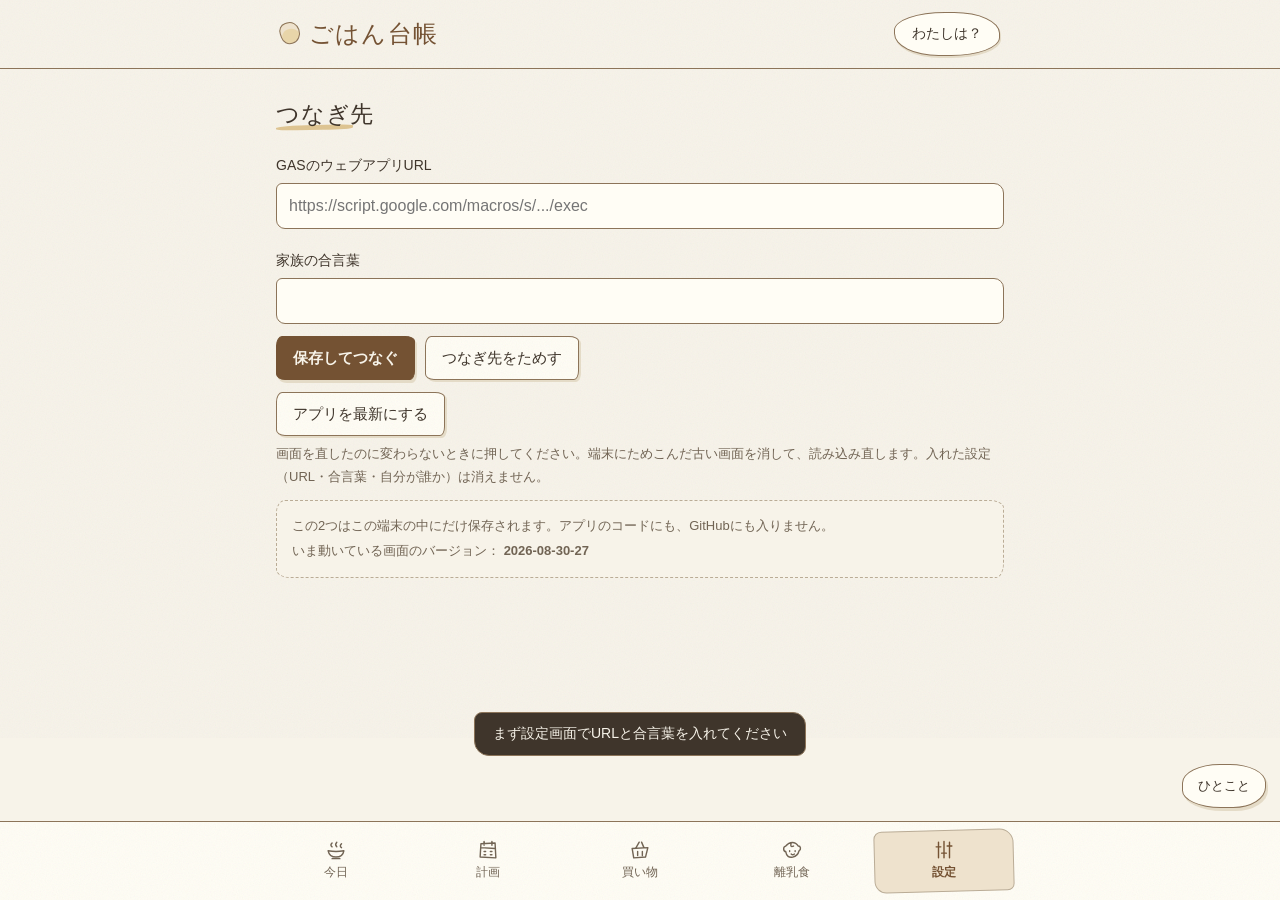
<file: index.html>
<!doctype html>
<html lang="ja">
<head>
<meta charset="utf-8">
<meta name="viewport" content="width=device-width, initial-scale=1, viewport-fit=cover">
<meta name="theme-color" content="#f7f3e9">
<title>ごはん台帳</title>
<link rel="manifest" href="manifest.json">
<link rel="apple-touch-icon" href="icons/icon-180.png">
<meta name="apple-mobile-web-app-capable" content="yes">
<meta name="apple-mobile-web-app-status-bar-style" content="default">
<link rel="stylesheet" href="styles.css">
<link rel="stylesheet" href="theme-doodle.css">
</head>
<body>

<header id="topbar">
  <div id="topbar-title">ごはん台帳</div>
  <button id="whoami" class="whoami" type="button">わたし</button>
</header>

<main id="view" aria-live="polite">
  <div class="loading">読み込み中…</div>
</main>

<button id="voice-btn" class="voice-btn" type="button" title="ひとこと">ひとこと</button>

<nav id="tabbar">
  <button data-tab="today"    class="tab active" type="button"><span>今日</span></button>
  <button data-tab="plan"     class="tab" type="button"><span>計画</span></button>
  <button data-tab="shopping" class="tab" type="button"><span>買い物</span></button>
  <button data-tab="baby"     class="tab" type="button"><span>離乳食</span></button>
  <button data-tab="settings" class="tab" type="button"><span>設定</span></button>
</nav>

<div id="sheet" class="sheet" hidden>
  <div class="sheet-backdrop" data-close></div>
  <div class="sheet-body" role="dialog" aria-modal="true">
    <div class="sheet-head">
      <h2 id="sheet-title"></h2>
      <button class="sheet-close" type="button" data-close aria-label="閉じる">×</button>
    </div>
    <div id="sheet-content"></div>
  </div>
</div>

<div id="toast" class="toast" hidden></div>

<script src="app.js"></script>
<script src="squirrel-ui.js"></script>
</body>
</html>
</file>
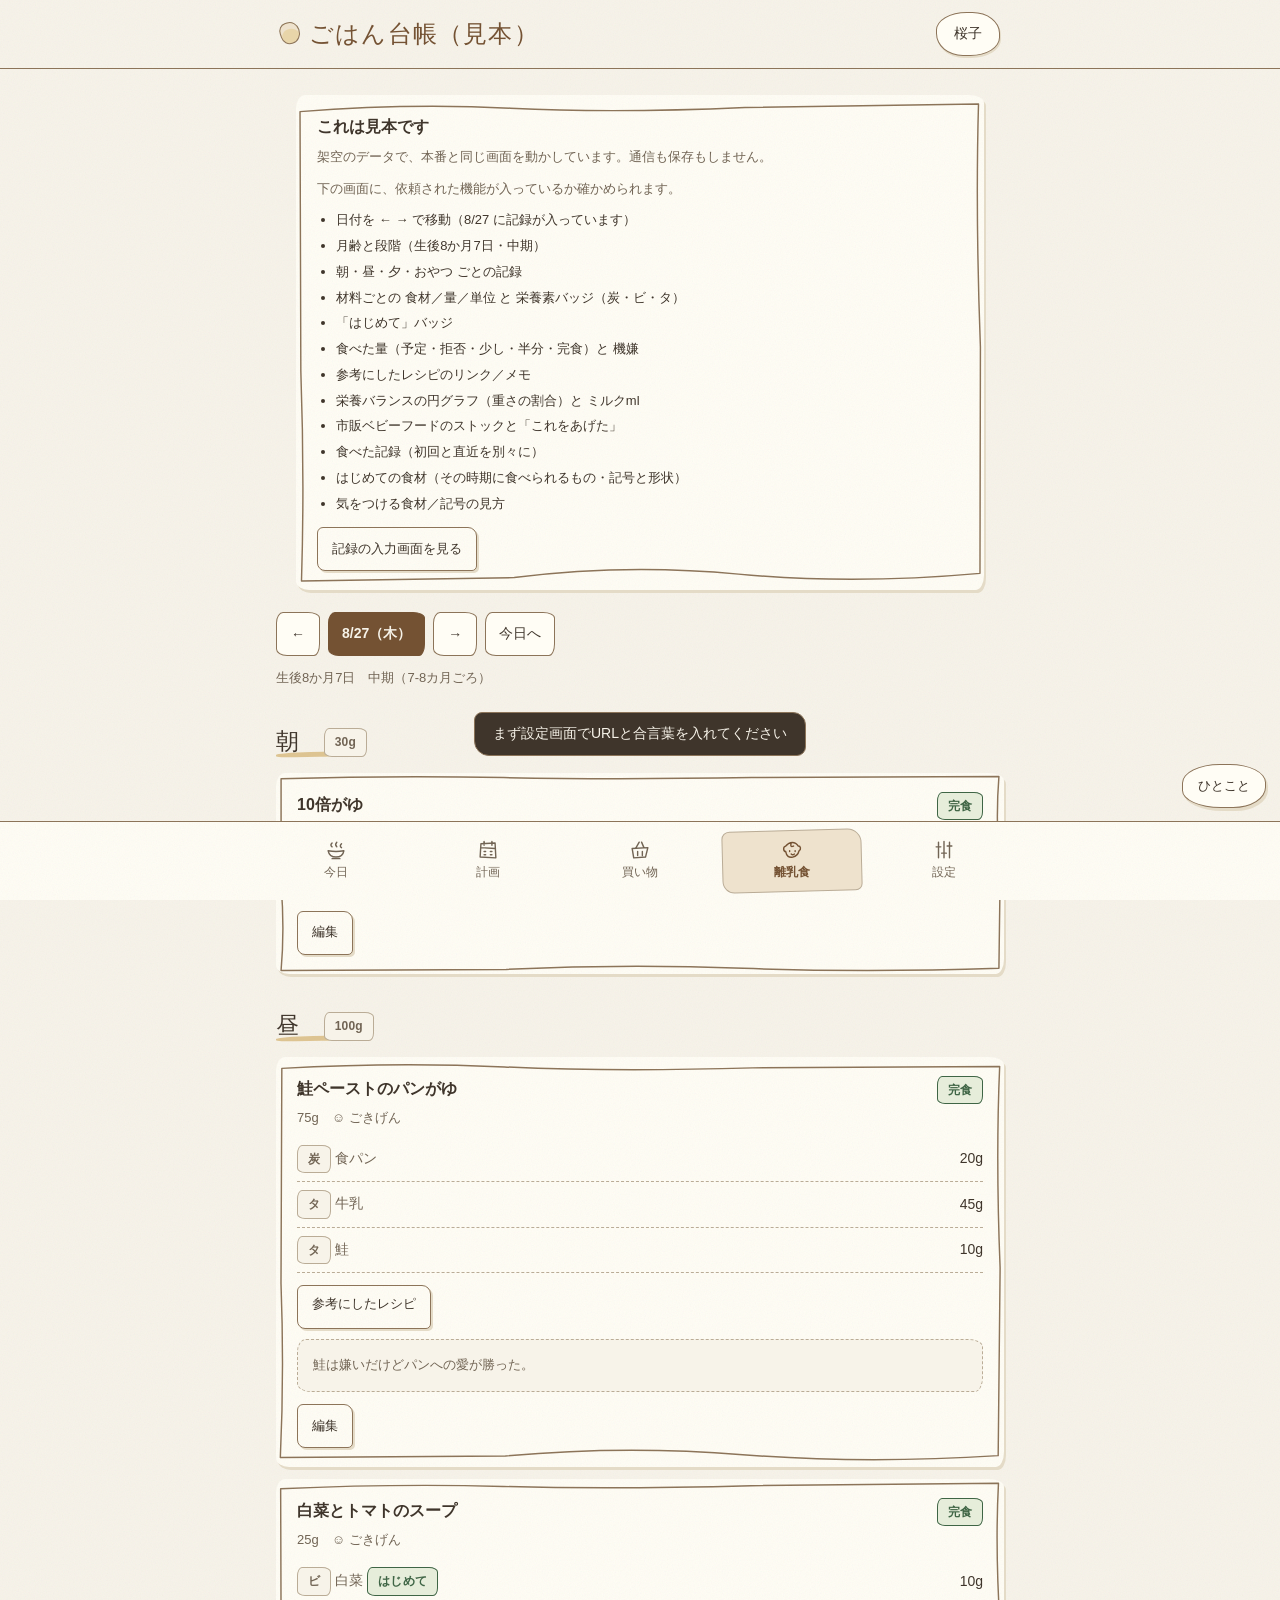
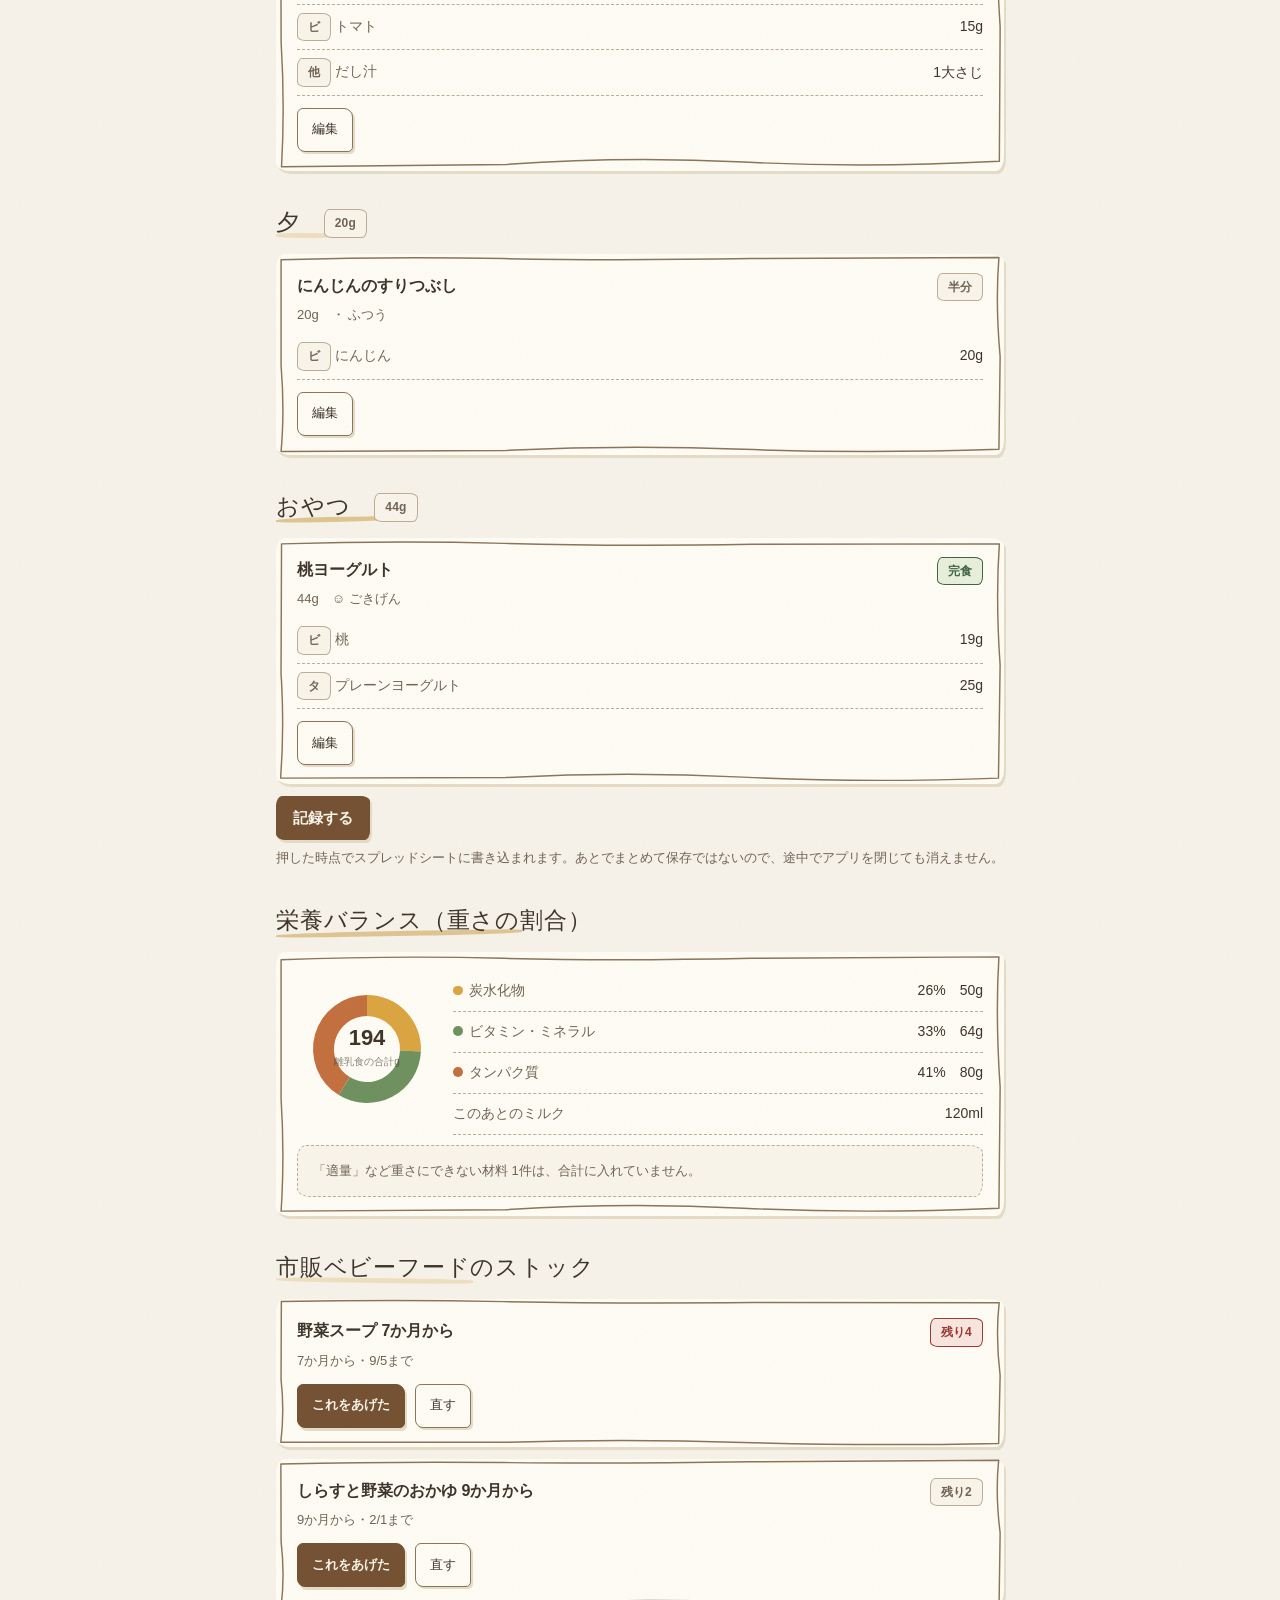
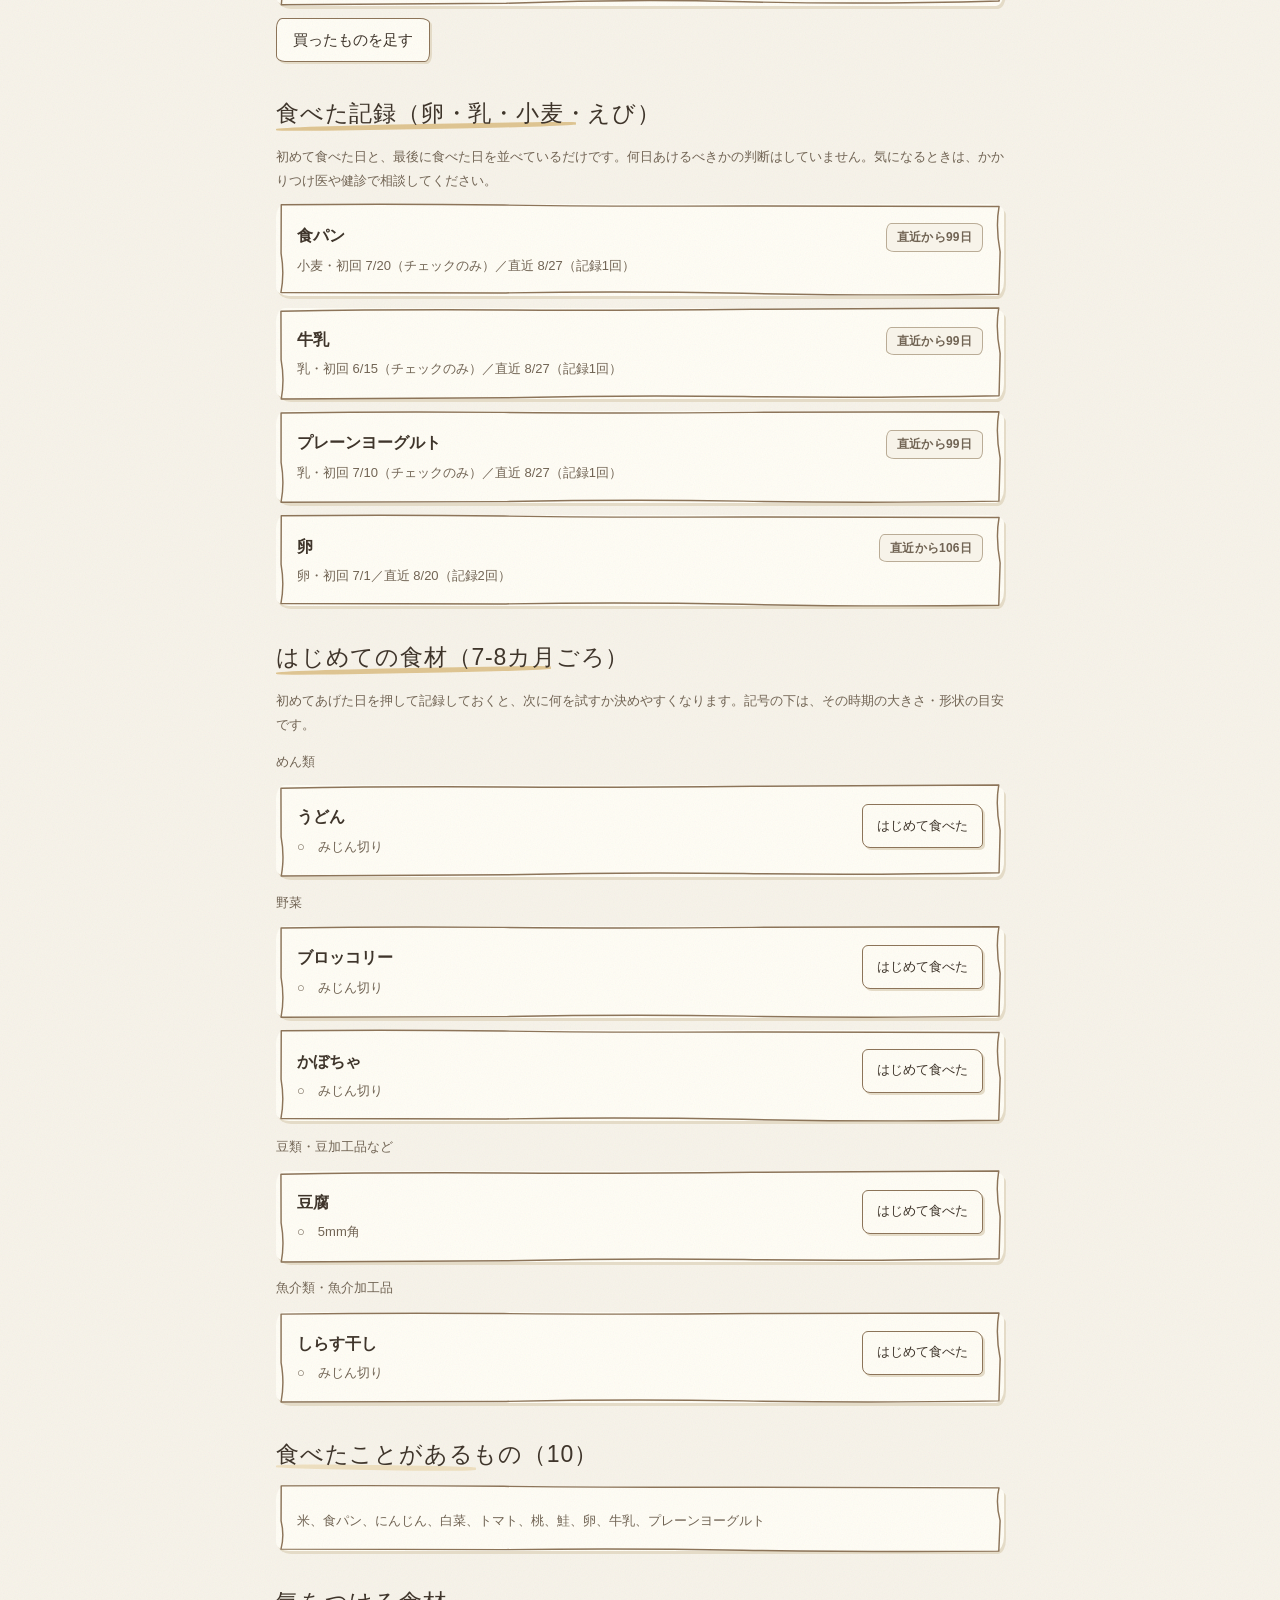
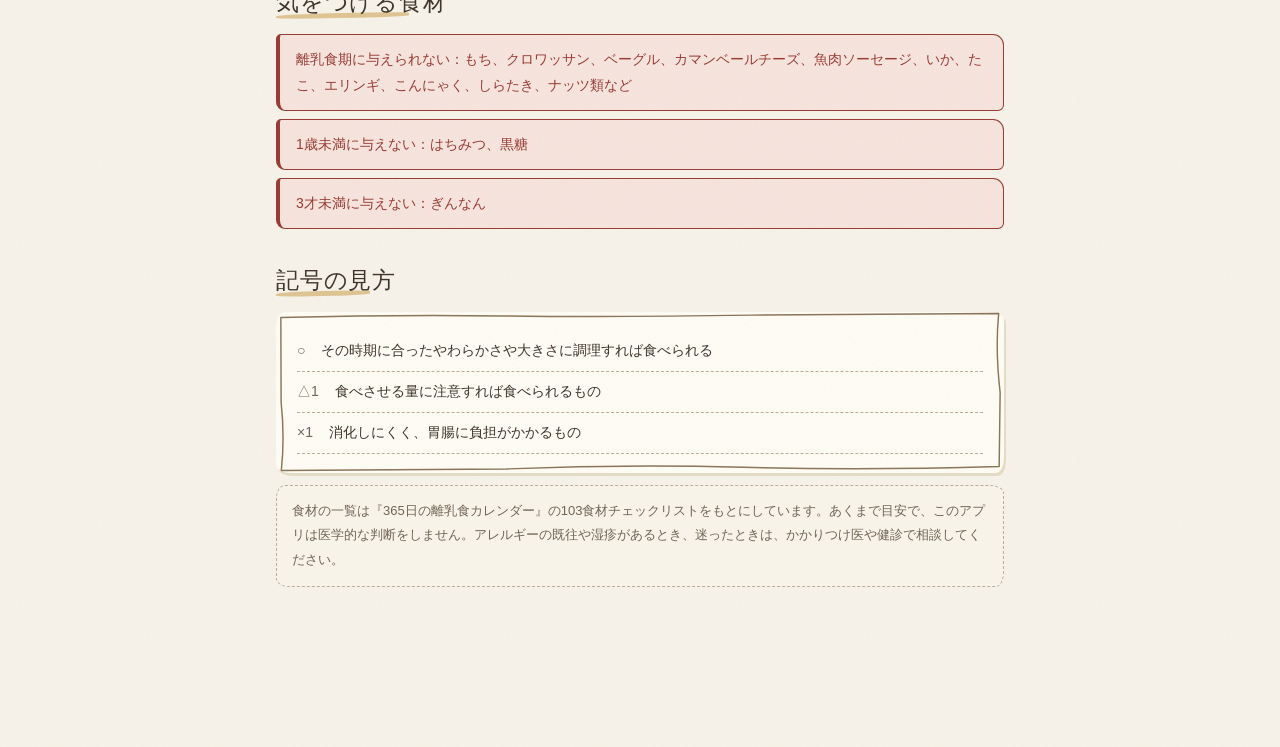
<file: preview-baby.html>
<!doctype html>
<html lang="ja">
<head>
<meta charset="utf-8">
<meta name="viewport" content="width=device-width, initial-scale=1, viewport-fit=cover">
<meta name="theme-color" content="#f7f3e9">
<title>離乳食の見本｜ごはん台帳</title>
<link rel="stylesheet" href="styles.css">
<link rel="stylesheet" href="theme-doodle.css">
<style>
  #pv-note {
    max-width: 720px; margin: 0 auto; padding: 14px 16px 0;
    font-size: 13px; line-height: 1.8;
  }
  #pv-note .card { margin-bottom: 0; }
  #pv-note ul { margin: .5rem 0 0; padding-left: 1.2rem; }
  #pv-note li { margin: .15rem 0; }
</style>
</head>
<body>

<header id="topbar">
  <div id="topbar-title">ごはん台帳（見本）</div>
  <button id="whoami" class="whoami" type="button">桜子</button>
</header>

<div id="pv-note">
  <div class="card">
    <h3>これは見本です</h3>
    <div class="meta">架空のデータで、本番と同じ画面を動かしています。通信も保存もしません。</div>
    <div class="meta" style="margin-top:8px">下の画面に、依頼された機能が入っているか確かめられます。</div>
    <ul>
      <li>日付を ← → で移動（8/27 に記録が入っています）</li>
      <li>月齢と段階（生後8か月7日・中期）</li>
      <li>朝・昼・夕・おやつ ごとの記録</li>
      <li>材料ごとの 食材／量／単位 と 栄養素バッジ（炭・ビ・タ）</li>
      <li>「はじめて」バッジ</li>
      <li>食べた量（予定・拒否・少し・半分・完食）と 機嫌</li>
      <li>参考にしたレシピのリンク／メモ</li>
      <li>栄養バランスの円グラフ（重さの割合）と ミルクml</li>
      <li>市販ベビーフードのストックと「これをあげた」</li>
      <li>食べた記録（初回と直近を別々に）</li>
      <li>はじめての食材（その時期に食べられるもの・記号と形状）</li>
      <li>気をつける食材／記号の見方</li>
    </ul>
    <div class="btn-row"><button class="btn small" id="pv-open">記録の入力画面を見る</button></div>
  </div>
</div>

<main id="view" aria-live="polite"></main>

<button id="voice-btn" class="voice-btn" type="button" title="ひとこと">ひとこと</button>

<nav id="tabbar">
  <button data-tab="today"    class="tab" type="button"><span>今日</span></button>
  <button data-tab="plan"     class="tab" type="button"><span>計画</span></button>
  <button data-tab="shopping" class="tab" type="button"><span>買い物</span></button>
  <button data-tab="baby"     class="tab active" type="button"><span>離乳食</span></button>
  <button data-tab="settings" class="tab" type="button"><span>設定</span></button>
</nav>

<div id="sheet" class="sheet" hidden>
  <div class="sheet-backdrop" data-close></div>
  <div class="sheet-body" role="dialog" aria-modal="true">
    <div class="sheet-head">
      <h2 id="sheet-title"></h2>
      <button class="sheet-close" type="button" data-close aria-label="閉じる">×</button>
    </div>
    <div id="sheet-content"></div>
  </div>
</div>

<div id="toast" class="toast" hidden></div>

<script src="app.js"></script>
<script>
/* 見本専用。通信も保存もしないよう、APIを差し替える。 */
document.addEventListener('DOMContentLoaded', function () {
  api = async function () { toast('見本なので保存しません'); return {}; };
  reload = async function () { render(); };

  const D = '2026-08-27';   // 記録が入っている日

  function bf(name, big, small, marks) {
    return {
      食材名: name, 大分類: big, 小分類: small,
      '5-6': marks[0], '5-6形状': marks[1],
      '7-8': marks[2], '7-8形状': marks[3],
      '9-11': marks[4], '9-11形状': marks[5],
      '12-18': marks[6], '12-18形状': marks[7],
      初めて食べた日: marks[8] || '', メモ: '',
    };
  }

  state.data = {
    members: [
      { id: 'm2', 名前: '桜子', 区分: '大人', 誕生日: '', 役割: '' },
      { id: 'm4', 名前: '赤ちゃん', 区分: '乳児', 誕生日: '2025-12-20', 役割: '記録対象' },
    ],
    prefs: [], menus: [], foods: [], plan: [], tasks: [],
    shopping: [], orders: [], expenses: [], feedback: [], voices: [], config: [],

    baby_log: [
      { id: 'b1', 日付: D, 食事区分: '朝', メニュー名: '10倍がゆ',
        参考URL: '', 材料: JSON.stringify([{ 食材: '米', 量: 30, 単位: 'g' }]),
        はじめて食材: '', 食べた量: '完食', 機嫌: 'ごきげん', メモ: '', ミルクml: '' },

      { id: 'b2', 日付: D, 食事区分: '昼', メニュー名: '鮭ペーストのパンがゆ',
        参考URL: 'https://kosodate.pal-system.co.jp/',
        材料: JSON.stringify([
          { 食材: '食パン', 量: 20, 単位: 'g' },
          { 食材: '牛乳', 量: 45, 単位: 'g' },
          { 食材: '鮭', 量: 10, 単位: 'g' },
        ]),
        はじめて食材: '', 食べた量: '完食', 機嫌: 'ごきげん',
        メモ: '鮭は嫌いだけどパンへの愛が勝った。', ミルクml: '' },

      { id: 'b3', 日付: D, 食事区分: '昼', メニュー名: '白菜とトマトのスープ',
        参考URL: '',
        材料: JSON.stringify([
          { 食材: '白菜', 量: 10, 単位: 'g' },
          { 食材: 'トマト', 量: 15, 単位: 'g' },
          { 食材: 'だし汁', 量: 1, 単位: '大さじ' },
        ]),
        はじめて食材: '白菜', 食べた量: '完食', 機嫌: 'ごきげん', メモ: '', ミルクml: '' },

      { id: 'b4', 日付: D, 食事区分: '夕', メニュー名: 'にんじんのすりつぶし',
        参考URL: '', 材料: JSON.stringify([{ 食材: 'にんじん', 量: 20, 単位: 'g' }]),
        はじめて食材: '', 食べた量: '半分', 機嫌: 'ふつう', メモ: '', ミルクml: '' },

      { id: 'b5', 日付: D, 食事区分: 'おやつ', メニュー名: '桃ヨーグルト',
        参考URL: '', 材料: JSON.stringify([
          { 食材: '桃', 量: 19, 単位: 'g' },
          { 食材: 'プレーンヨーグルト', 量: 25, 単位: 'g' },
        ]),
        はじめて食材: '', 食べた量: '完食', 機嫌: 'ごきげん', メモ: '', ミルクml: 120 },

      // 予定・拒否は実食に数えない例
      { id: 'b6', 日付: '2026-08-26', 食事区分: '昼', メニュー名: 'うどん',
        参考URL: '', 材料: JSON.stringify([{ 食材: 'うどん', 量: 20, 単位: 'g' }]),
        はじめて食材: '', 食べた量: '拒否', 機嫌: 'ぐずり', メモ: '口から出した', ミルクml: '' },

      // 卵：初回と直近が別々に出る例
      { id: 'b7', 日付: '2026-07-01', 食事区分: '朝', メニュー名: '卵黄ペースト',
        参考URL: '', 材料: JSON.stringify([{ 食材: '卵', 量: 5, 単位: 'g' }]),
        はじめて食材: '卵', 食べた量: '完食', 機嫌: 'ごきげん', メモ: '', ミルクml: '' },
      { id: 'b8', 日付: '2026-08-20', 食事区分: '朝', メニュー名: '卵黄がゆ',
        参考URL: '', 材料: JSON.stringify([{ 食材: '卵', 量: 8, 単位: 'g' }]),
        はじめて食材: '', 食べた量: '完食', 機嫌: 'ふつう', メモ: '', ミルクml: '' },
    ],

    baby_foods: [
      bf('米', '炭水化物', '穀類', ['○', '10倍がゆ', '○', '7倍がゆ', '○', '5倍がゆ', '○', '軟飯', '2026-06-01']),
      bf('食パン', '炭水化物', 'パン・シリアル類', ['○', 'すりつぶす', '○', 'こまかくする', '○', '小さくちぎる', '○', 'スティック状', '2026-07-20']),
      bf('うどん', '炭水化物', 'めん類', ['○', 'すりつぶす', '○', 'みじん切り', '○', '1cm長さ', '○', '2cm長さ', '']),
      bf('にんじん', 'ビタミン・ミネラル', '野菜', ['○', 'すりつぶす', '○', 'みじん切り', '○', '粗みじん切り', '○', '7mm角〜1cm', '2026-06-10']),
      bf('白菜', 'ビタミン・ミネラル', '野菜', ['○', 'すりつぶす', '○', 'みじん切り', '○', '粗みじん切り', '○', '5mmサイズ', D]),
      bf('トマト', 'ビタミン・ミネラル', '野菜', ['○', 'すりつぶす', '○', 'みじん切り', '○', '粗みじん切り', '○', '7mm角〜1cm', '2026-07-05']),
      bf('ブロッコリー', 'ビタミン・ミネラル', '野菜', ['○', 'すりつぶす', '○', 'みじん切り', '○', '粗みじん切り', '○', '小房', '']),
      bf('かぼちゃ', 'ビタミン・ミネラル', '野菜', ['○', 'すりつぶす', '○', 'みじん切り', '○', '粗みじん切り', '○', '7mm角〜1cm', '']),
      bf('桃', 'ビタミン・ミネラル', '果物', ['○', 'すりつぶす', '○', '粗みじん切り', '○', '5mm角', '○', '1cm角', '2026-08-01']),
      bf('鮭', 'タンパク質', '魚介類・魚介加工品', ['×1', '', '○', 'こまかくほぐす', '○', '粗くほぐす', '○', '1cmサイズ', '2026-08-05']),
      bf('卵', 'タンパク質', '卵・乳製品', ['○', '黄身は裏ごし（白身は×2）', '○', 'すりつぶす', '○', '粗みじん切り', '○', '1cm角', '2026-07-01']),
      bf('牛乳', 'タンパク質', '卵・乳製品', ['△1', '加熱調理なら', '△1', '加熱調理なら', '△1', '加熱調理なら', '○', 'そのまま', '2026-06-15']),
      bf('プレーンヨーグルト', 'タンパク質', '卵・乳製品', ['○', 'そのまま', '○', 'そのまま', '○', 'そのまま', '○', 'そのまま', '2026-07-10']),
      bf('豆腐', 'タンパク質', '豆類・豆加工品など', ['○', 'すりつぶす', '○', '5mm角', '○', '7mm角', '○', '1cm角', '']),
      bf('しらす干し', 'タンパク質', '魚介類・魚介加工品', ['○', 'すりつぶす', '○', 'みじん切り', '○', '粗みじん切り', '○', 'そのまま', '']),
    ],

    baby_legend: [
      { 記号: '○', 意味: 'その時期に合ったやわらかさや大きさに調理すれば食べられる' },
      { 記号: '△1', 意味: '食べさせる量に注意すれば食べられるもの' },
      { 記号: '×1', 意味: '消化しにくく、胃腸に負担がかかるもの' },
    ],
    baby_ng: [
      { 区分: '離乳食期に与えられない', 食材: 'もち、クロワッサン、ベーグル、カマンベールチーズ、魚肉ソーセージ、いか、たこ、エリンギ、こんにゃく、しらたき、ナッツ類など' },
      { 区分: '1歳未満に与えない', 食材: 'はちみつ、黒糖' },
      { 区分: '3才未満に与えない', 食材: 'ぎんなん' },
    ],

    stock: [
      { id: 'bf1', 名称: '野菜スープ 7か月から', 種別: '市販BF', 作った日: '2026-08-01',
        残数: 4, 保存場所: '常温', 期限: '2026-09-05', 用途: '自由', plan_id: '',
        調理要否: 'そのまま食べられる', 取り置き先: 'm4', メモ: '7か月から',
        食べる予定日: '', 保存期限: '', 調理ロット: '' },
      { id: 'bf2', 名称: 'しらすと野菜のおかゆ 9か月から', 種別: '市販BF', 作った日: '2026-08-10',
        残数: 2, 保存場所: '常温', 期限: '2027-02-01', 用途: '自由', plan_id: '',
        調理要否: 'そのまま食べられる', 取り置き先: 'm4', メモ: '9か月から',
        食べる予定日: '', 保存期限: '', 調理ロット: '' },
    ],
  };

  cfg.me = 'm2';
  state.babyDate = D;
  paintMe();
  go('baby');

  document.getElementById('pv-open').addEventListener('click', function () { editBabyLog('b2'); });
});
</script>
</body>
</html>
</file>
<file: styles.css>
:root {
  --bg: #faf6f0;
  --card: #ffffff;
  --ink: #3d3733;
  --ink-soft: #8a807a;
  --line: #e8ddd2;
  --accent: #c2703f;
  --accent-soft: #f6e6da;
  --free: #6f9160;
  --free-soft: #e8f0e4;
  --warn: #c04a3f;
  --warn-soft: #f9e5e2;
  --radius: 14px;
  --tabbar-h: 62px;
}

@media (prefers-color-scheme: dark) {
  :root {
    --bg: #201c19;
    --card: #2b2521;
    --ink: #efe7df;
    --ink-soft: #a99c92;
    --line: #3d352f;
    --accent: #e08b56;
    --accent-soft: #3a2b21;
    --free: #8fb37e;
    --free-soft: #26301f;
    --warn: #e2796c;
    --warn-soft: #3a2320;
  }
}

* { box-sizing: border-box; }

html, body {
  margin: 0;
  padding: 0;
  background: var(--bg);
  color: var(--ink);
  font-family: -apple-system, BlinkMacSystemFont, "Hiragino Sans", "Noto Sans JP", sans-serif;
  font-size: 16px;
  line-height: 1.6;
  -webkit-text-size-adjust: 100%;
}

/* ---------- 上部バー ---------- */
#topbar {
  position: sticky;
  top: 0;
  z-index: 20;
  display: flex;
  align-items: center;
  justify-content: space-between;
  gap: 12px;
  padding: max(10px, env(safe-area-inset-top)) 16px 10px;
  background: var(--bg);
  border-bottom: 1px solid var(--line);
}
#topbar-title { font-weight: 700; letter-spacing: .02em; }
.whoami {
  border: 1px solid var(--line);
  background: var(--card);
  color: var(--ink);
  border-radius: 999px;
  padding: 5px 14px;
  font-size: 14px;
  font-family: inherit;
}

/* ---------- 本体 ---------- */
#view {
  padding: 16px 16px calc(var(--tabbar-h) + env(safe-area-inset-bottom) + 24px);
  max-width: 720px;
  margin: 0 auto;
}
.loading { color: var(--ink-soft); padding: 40px 0; text-align: center; }

h2.section {
  font-size: 15px;
  margin: 26px 0 10px;
  color: var(--ink-soft);
  font-weight: 700;
  letter-spacing: .04em;
}
h2.section:first-child { margin-top: 4px; }
.hint { color: var(--ink-soft); font-size: 13px; margin: 6px 0 0; }
.empty {
  color: var(--ink-soft);
  font-size: 14px;
  padding: 16px;
  background: var(--card);
  border: 1px dashed var(--line);
  border-radius: var(--radius);
}

/* ---------- カード ---------- */
.card {
  background: var(--card);
  border: 1px solid var(--line);
  border-radius: var(--radius);
  padding: 14px 16px;
  margin-bottom: 10px;
}
.card-row { display: flex; align-items: flex-start; gap: 12px; }
.card-row > :first-child { flex: 1; min-width: 0; }
.card h3 { margin: 0; font-size: 16px; font-weight: 700; }
.card .meta { color: var(--ink-soft); font-size: 13px; margin-top: 3px; }

.badge {
  display: inline-block;
  border-radius: 999px;
  padding: 2px 10px;
  font-size: 12px;
  font-weight: 700;
  white-space: nowrap;
}
.badge.free { background: var(--free-soft); color: var(--free); }
.badge.reserved { background: var(--accent-soft); color: var(--accent); }
.badge.warn { background: var(--warn-soft); color: var(--warn); }
.badge.plain { background: var(--bg); color: var(--ink-soft); border: 1px solid var(--line); }

.alert {
  background: var(--warn-soft);
  border: 1px solid transparent;
  border-radius: var(--radius);
  padding: 12px 16px;
  margin-bottom: 8px;
  color: var(--warn);
  font-size: 15px;
}
.alert.calm { background: var(--accent-soft); color: var(--accent); }

/* ---------- ボタン ---------- */
button { cursor: pointer; font-family: inherit; }
.btn {
  border: 1px solid var(--line);
  background: var(--card);
  color: var(--ink);
  border-radius: 10px;
  padding: 9px 16px;
  font-size: 15px;
}
.btn.primary { background: var(--accent); border-color: var(--accent); color: #fff; font-weight: 700; }
.btn.small { padding: 5px 12px; font-size: 13px; border-radius: 8px; }
.btn:disabled { opacity: .45; cursor: default; }
.btn-row { display: flex; gap: 8px; flex-wrap: wrap; margin-top: 10px; }

.seg { display: flex; gap: 6px; flex-wrap: wrap; }
.seg button {
  border: 1px solid var(--line);
  background: var(--card);
  color: var(--ink);
  border-radius: 999px;
  padding: 6px 14px;
  font-size: 14px;
}
.seg button[aria-pressed="true"] {
  background: var(--accent);
  border-color: var(--accent);
  color: #fff;
  font-weight: 700;
}

/* ---------- 入力 ---------- */
label.field { display: block; margin: 14px 0 0; font-size: 14px; color: var(--ink-soft); }
input[type="text"], input[type="url"], input[type="password"], input[type="number"],
input[type="date"], select, textarea {
  width: 100%;
  margin-top: 5px;
  padding: 10px 12px;
  border: 1px solid var(--line);
  border-radius: 10px;
  background: var(--card);
  color: var(--ink);
  font-size: 16px; /* iOSで拡大されないように16px以上 */
  font-family: inherit;
}
textarea { min-height: 90px; resize: vertical; }

/* ---------- 献立の表 ---------- */
/* スマホの幅に収まるよう、列幅を固定して文字を小さめにする */
table.grid {
  border-collapse: collapse;
  width: 100%;
  table-layout: fixed;
}
table.grid th, table.grid td {
  border: 1px solid var(--line);
  padding: 0;
  vertical-align: top;
}
table.grid thead th {
  background: var(--card);
  font-size: 12px;
  font-weight: 700;
  padding: 6px 2px;
}
table.grid tbody th {
  background: var(--card);
  font-size: 12px;
  font-weight: 700;
  padding: 8px 3px;
  white-space: nowrap;
}
table.grid td { background: var(--card); }
table.grid tr.today th, table.grid tr.today td { background: var(--accent-soft); }

col.c-date { width: 58px; }
col.c-asa  { width: 32px; }

.cell {
  display: block;
  width: 100%;
  min-height: 42px;
  border: 0;
  background: transparent;
  color: var(--ink);
  text-align: left;
  padding: 7px 5px;
  font-size: 12px;
  line-height: 1.45;
  font-family: inherit;
  word-break: break-word;
}
.cell.empty-cell { color: var(--ink-soft); text-align: center; }
.cell.na { background: var(--bg); cursor: default; color: var(--ink-soft); text-align: center; }

/* 画面が広いときは読みやすさ優先で少し大きく */
@media (min-width: 520px) {
  col.c-date { width: 76px; }
  col.c-asa  { width: 56px; }
  .cell, table.grid thead th, table.grid tbody th { font-size: 13px; }
  .cell { padding: 9px 8px; }
}

/* ---------- 意見箱ボタン ---------- */
.voice-btn {
  position: fixed;
  right: 14px;
  bottom: calc(var(--tabbar-h) + env(safe-area-inset-bottom) + 14px);
  z-index: 25;
  border: 1px solid var(--line);
  background: var(--card);
  color: var(--ink-soft);
  border-radius: 999px;
  padding: 8px 16px;
  font-size: 13px;
  box-shadow: 0 3px 10px rgba(0,0,0,.08);
}

/* ---------- 下タブ ---------- */
#tabbar {
  position: fixed;
  left: 0; right: 0; bottom: 0;
  z-index: 30;
  display: grid;
  grid-template-columns: repeat(5, 1fr);
  background: var(--card);
  border-top: 1px solid var(--line);
  padding-bottom: env(safe-area-inset-bottom);
}
.tab {
  border: 0;
  background: transparent;
  color: var(--ink-soft);
  padding: 12px 0;
  font-size: 12px;
  position: relative;
}
.tab.active { color: var(--accent); font-weight: 700; }
.tab .dot {
  position: absolute;
  top: 7px;
  right: 22%;
  width: 8px; height: 8px;
  border-radius: 50%;
  background: var(--warn);
}

/* ---------- シート（モーダル） ---------- */
.sheet { position: fixed; inset: 0; z-index: 40; }
.sheet-backdrop { position: absolute; inset: 0; background: rgba(0,0,0,.35); }
.sheet-body {
  position: absolute;
  left: 0; right: 0; bottom: 0;
  max-height: 88vh;
  overflow-y: auto;
  background: var(--bg);
  border-radius: 18px 18px 0 0;
  padding: 6px 16px calc(24px + env(safe-area-inset-bottom));
}
.sheet-head {
  position: sticky;
  top: 0;
  background: var(--bg);
  display: flex;
  align-items: center;
  justify-content: space-between;
  padding: 10px 0;
}
.sheet-head h2 { margin: 0; font-size: 17px; }
.sheet-close {
  border: 0; background: transparent; color: var(--ink-soft);
  font-size: 26px; line-height: 1; padding: 0 6px;
}
.pick {
  display: block; width: 100%; text-align: left;
  border: 1px solid var(--line); background: var(--card); color: var(--ink);
  border-radius: 10px; padding: 11px 14px; margin-bottom: 6px; font-size: 15px;
}
.pick .meta { color: var(--ink-soft); font-size: 12px; }

/* ---------- トースト ---------- */
.toast {
  position: fixed;
  left: 50%;
  bottom: calc(var(--tabbar-h) + env(safe-area-inset-bottom) + 66px);
  transform: translateX(-50%);
  z-index: 50;
  background: var(--ink);
  color: var(--bg);
  padding: 9px 18px;
  border-radius: 999px;
  font-size: 14px;
  max-width: 88vw;
  text-align: center;
}

/* ---------- 食費バー ---------- */
.bar { height: 12px; background: var(--line); border-radius: 999px; overflow: hidden; margin: 8px 0 4px; }
.bar > span { display: block; height: 100%; background: var(--free); }
.bar.over > span { background: var(--warn); }

.kv { display: flex; justify-content: space-between; gap: 12px; padding: 5px 0; font-size: 14px; }
.kv .k { color: var(--ink-soft); }

.note {
  font-size: 12px;
  color: var(--ink-soft);
  background: var(--bg);
  border: 1px solid var(--line);
  border-radius: 10px;
  padding: 10px 12px;
  margin-top: 10px;
}

img.shot { max-width: 100%; border-radius: 10px; border: 1px solid var(--line); margin-top: 8px; }
</file>
<file: theme-doodle.css>
/*
 * ごはん台帳 / りすのらくがき帳 v1.1 — unified readable typography
 * Load AFTER styles.css. No application JavaScript or GAS changes required.
 * Remove this stylesheet to restore the original theme.
 * squirrel-ui.js is optional; all .gd-* rules belong to that decoration only.
 */
:root {
  color-scheme: light;
  --bg: #f7f3e9;
  --card: #fffdf5;
  --ink: #3f352b;
  --ink-soft: #716454;
  --line: #baac96;
  --accent: #745233;
  --accent-soft: #eee2cd;
  --free: #3f6545;
  --free-soft: #e6edda;
  --warn: #983c35;
  --warn-soft: #f7e4dd;
  --radius: 9px 15px 8px 13px / 13px 8px 15px 9px;
  --tabbar-h: 78px;
  --gd-stroke: #8c7459;
  --gd-marker: #d2ac64;
  --gd-yellow: #e8d5a9;
  --gd-blue: #8aa7ab;
  --gd-green: #758461;
  --gd-shadow: #e4dbc7;
  --gd-ui-font: "Hiragino Maru Gothic ProN", "Hiragino Sans", "Noto Sans JP", -apple-system, BlinkMacSystemFont, sans-serif;
  --gd-head-font: var(--gd-ui-font);
  --gd-frame: url("data:image/svg+xml,%3Csvg xmlns='http://www.w3.org/2000/svg' viewBox='0 0 600 180' preserveAspectRatio='none'%3E%3Cpath d='M5 6 Q99 3 188 5 T392 5 L595 4 Q592 44 596 92 L595 174 Q484 178 385 174 T190 175 L5 176 Q8 139 5 100 Z' fill='none' stroke='%238c7459' stroke-width='1.45' stroke-linecap='round' stroke-linejoin='round' vector-effect='non-scaling-stroke'/%3E%3C/svg%3E");
  --gd-grain: url("data:image/svg+xml,%3Csvg xmlns='http://www.w3.org/2000/svg' width='180' height='180'%3E%3Cfilter id='n'%3E%3CfeTurbulence type='fractalNoise' baseFrequency='.82' numOctaves='3' stitchTiles='stitch'/%3E%3C/filter%3E%3Cpath fill='%23645136' opacity='.065' filter='url(%23n)' d='M0 0h180v180H0z'/%3E%3C/svg%3E");
}

/* A warm night palette follows the original app's system-theme behavior. */
@media (prefers-color-scheme: dark) {
  :root:not([data-gd-appearance="light"]) {
    color-scheme: dark;
    --bg: #27251f; --card: #312e26; --ink: #f5edde; --ink-soft: #c7bca4;
    --line: #786f5e; --accent: #ddbf88; --accent-soft: #4b3b28;
    --free: #c0d5a8; --free-soft: #344330; --warn: #f5baab; --warn-soft: #52332b;
    --gd-stroke: #b2a184; --gd-marker: #b18d4f; --gd-yellow: #8e723e;
    --gd-blue: #95afaa; --gd-green: #a0b78b; --gd-shadow: #1d1b17;
    --gd-frame: url("data:image/svg+xml,%3Csvg xmlns='http://www.w3.org/2000/svg' viewBox='0 0 600 180' preserveAspectRatio='none'%3E%3Cpath d='M5 6 Q99 3 188 5 T392 5 L595 4 Q592 44 596 92 L595 174 Q484 178 385 174 T190 175 L5 176 Q8 139 5 100 Z' fill='none' stroke='%23b2a184' stroke-width='1.45' stroke-linecap='round' stroke-linejoin='round' vector-effect='non-scaling-stroke'/%3E%3C/svg%3E");
  }
}
/* This attribute is only used by the self-contained preview's appearance control. */
:root[data-gd-appearance="dark"] {
  color-scheme: dark;
  --bg: #27251f; --card: #312e26; --ink: #f5edde; --ink-soft: #c7bca4;
  --line: #786f5e; --accent: #ddbf88; --accent-soft: #4b3b28;
  --free: #c0d5a8; --free-soft: #344330; --warn: #f5baab; --warn-soft: #52332b;
  --gd-stroke: #b2a184; --gd-marker: #b18d4f; --gd-yellow: #8e723e;
  --gd-blue: #95afaa; --gd-green: #a0b78b; --gd-shadow: #1d1b17;
  --gd-frame: url("data:image/svg+xml,%3Csvg xmlns='http://www.w3.org/2000/svg' viewBox='0 0 600 180' preserveAspectRatio='none'%3E%3Cpath d='M5 6 Q99 3 188 5 T392 5 L595 4 Q592 44 596 92 L595 174 Q484 178 385 174 T190 175 L5 176 Q8 139 5 100 Z' fill='none' stroke='%23b2a184' stroke-width='1.45' stroke-linecap='round' stroke-linejoin='round' vector-effect='non-scaling-stroke'/%3E%3C/svg%3E");
}

html, body {
  background-color: var(--bg);
  color: var(--ink);
  font-family: var(--gd-ui-font);
  line-height: 1.7;
}
body { background-image: var(--gd-grain); }
/* Never use a blanket display override: the application's [hidden] is functional. */
button, a, input, textarea, select { -webkit-tap-highlight-color: rgba(116, 82, 51, .14); }
button, a.btn { touch-action: manipulation; }
button:focus-visible, a:focus-visible, input:focus-visible, select:focus-visible, textarea:focus-visible {
  outline: 3px solid var(--accent);
  outline-offset: 4px;
}
::selection { color: var(--ink); background: var(--accent-soft); }

#topbar {
  padding: max(12px, env(safe-area-inset-top)) max(18px, calc((100vw - 720px) / 2)) 12px;
  background: var(--bg);
  background-image: var(--gd-grain);
  border-bottom: 1.5px solid var(--gd-stroke);
  gap: 10px;
}
#topbar-title {
  font-family: var(--gd-head-font);
  font-size: 24px;
  color: var(--accent);
  font-weight: 400;
  letter-spacing: .05em;
  white-space: nowrap;
}
#topbar-title::before {
  content: "";
  display: inline-block;
  width: 18px; height: 20px;
  margin-right: 9px;
  vertical-align: -2px;
  background: var(--gd-yellow);
  border: 1.6px solid var(--gd-stroke);
  border-radius: 40% 48% 52% 44%;
  transform: rotate(-19deg);
  box-shadow: inset 0 6px 0 var(--accent-soft);
}
.whoami {
  min-height: 44px;
  border: 1.5px solid var(--gd-stroke);
  border-radius: 48% 43% 46% 42% / 41% 48% 42% 51%;
  font-size: 14px;
  padding: 6px 17px;
  box-shadow: 1px 2px 0 var(--gd-shadow);
  white-space: nowrap;
}
#view { max-width: 760px; padding-top: 22px; padding-bottom: calc(var(--tabbar-h) + env(safe-area-inset-bottom) + 82px); }
h2.section {
  display: table;
  position: relative;
  max-width: 100%;
  font-family: var(--gd-head-font);
  font-size: 23px;
  color: var(--ink);
  font-weight: 400;
  letter-spacing: .035em;
  margin: 32px 0 12px;
  z-index: 0;
}
h2.section::after {
  content: "";
  position: absolute;
  left: 0; bottom: 4px;
  width: 78%; height: 5px;
  border-radius: 49% 18% 39% 26%;
  background: var(--gd-marker);
  transform: rotate(-1deg);
  z-index: -1;
  opacity: .65;
}
h2.section:nth-of-type(3n)::after { width: 62%; background: var(--gd-yellow); transform: rotate(1deg); }
.hint { color: var(--ink-soft); font-size: 13px; line-height: 1.8; margin-bottom: 12px; }
.card {
  position: relative;
  border: 1px solid transparent;
  border-radius: var(--radius);
  background-color: var(--card);
  background-image: var(--gd-grain);
  padding: 18px 20px;
  margin: 12px 0;
  box-shadow: 2px 3px 0 var(--gd-shadow);
  overflow-wrap: anywhere;
}
.card::before {
  content: "";
  position: absolute;
  inset: -2px;
  background: var(--gd-frame) center / 100% 100% no-repeat;
  pointer-events: none;
}
.card:nth-of-type(3n)::before { transform: rotate(.22deg); }
.card:nth-of-type(3n + 1)::before { transform: rotate(-.18deg); }
.card h3 { font-size: 16px; line-height: 1.65; font-weight: 700; }
.card .meta { color: var(--ink-soft); font-size: 13px; margin-top: 5px; }
.card-row { gap: 10px; }
.card-row > .badge { flex: 0 0 auto; }
.badge {
  padding: 3px 10px;
  font-size: 12px;
  border: 1px solid currentColor;
  border-radius: 5px 9px 5px 8px / 9px 5px 8px 5px;
  vertical-align: middle;
  letter-spacing: .02em;
}
.badge.plain { border-color: var(--line); }
.alert {
  border: 1.5px solid currentColor;
  border-left-width: 4px;
  border-radius: 5px 11px 6px 9px;
  font-size: 14px;
  line-height: 1.8;
  padding: 12px 16px;
  background-image: var(--gd-grain);
}
.alert.calm { border-left-width: 1.5px; }
.empty {
  border: 1.5px dashed var(--gd-stroke);
  border-radius: var(--radius);
  padding: 22px 18px;
  line-height: 1.8;
  font-size: 14px;
}

.btn, .pick {
  min-height: 44px;
  border: 1.5px solid var(--gd-stroke);
  border-radius: 6px 10px 5px 9px / 10px 5px 9px 6px;
  background-color: var(--card);
  background-image: var(--gd-grain);
  padding: 9px 16px;
  line-height: 1.6;
  text-decoration: none;
  box-shadow: 2px 2px 0 var(--gd-shadow);
  transition: transform 140ms ease, box-shadow 140ms ease, background-color 140ms ease;
}
.btn.primary {
  color: var(--bg);
  background-color: var(--accent);
  border-color: var(--accent);
  box-shadow: 2px 3px 0 var(--gd-shadow);
}
.btn.small { min-height: 44px; padding: 8px 14px; font-size: 13px; border-radius: 6px 9px 5px 8px; }
.btn-row { gap: 10px; margin-top: 12px; }
.btn:disabled { opacity: .6; box-shadow: none; }
.btn:active:not(:disabled), .pick:active { transform: translate(1px, 1px); box-shadow: none; }
#clear-month, #b-del { color: var(--warn); border-color: var(--warn); background-color: var(--card); }
.seg { gap: 8px; }
.seg button {
  min-height: 44px;
  min-width: 44px;
  border: 1.5px solid var(--gd-stroke);
  border-radius: 7px 12px 6px 11px / 11px 6px 12px 7px;
  font-size: 14px;
  padding: 8px 13px;
}
.seg button[aria-pressed="true"] { color: var(--bg); background: var(--accent); border-color: var(--accent); }
label.field { font-size: 14px; color: var(--ink); margin-top: 20px; }
input[type="text"], input[type="url"], input[type="password"], input[type="number"],
input[type="date"], select, textarea {
  min-height: 46px;
  border: 1.5px solid var(--gd-stroke);
  border-radius: 6px 10px 7px 9px;
  font-size: 16px;
  background: var(--card);
}
input[type="checkbox"], input[type="radio"] { accent-color: var(--accent); }
input[type="file"] { max-width: 100%; font-size: 16px; }

/* Keep the existing four-column, Saturday-start calendar and every data-cell. */
table.grid { border: 1.5px solid var(--gd-stroke); }
table.grid th, table.grid td { border-color: var(--line); }
table.grid thead th { padding: 10px 2px; color: var(--accent); font-size: 13px; background: var(--accent-soft); }
table.grid tbody th { padding: 11px 3px; font-size: 12px; }
table.grid tr.today th { color: var(--accent); border-left: 3px solid var(--accent); }
.cell { min-height: 54px; padding: 10px 6px; font-size: 13px; line-height: 1.65; }
.cell.empty-cell { font-size: 19px; }
.cell.na { background: var(--bg); font-size: 13px; }
col.c-date { width: 57px; }
col.c-asa { width: 46px; }

.voice-btn {
  min-height: 44px;
  border: 1.5px solid var(--gd-stroke);
  border-radius: 45% 43% 39% 46% / 43% 42% 47% 40%;
  background-color: var(--card);
  color: var(--ink);
  box-shadow: 2px 3px 0 var(--gd-shadow);
  padding: 9px 15px;
  font-size: 13px;
}
#tabbar {
  min-height: var(--tabbar-h);
  border-top: 1.5px solid var(--gd-stroke);
  background-color: var(--card);
  background-image: var(--gd-grain);
  padding-inline: max(6px, calc((100vw - 760px) / 2));
}
.tab {
  display: flex;
  min-height: var(--tabbar-h);
  align-items: center;
  justify-content: center;
  flex-direction: column;
  gap: 3px;
  padding: 8px 0 10px;
  font-size: 12px;
  color: var(--ink-soft);
  isolation: isolate;
}
.tab::before {
  content: "";
  display: block;
  width: 22px; height: 22px;
  background-color: currentColor;
  -webkit-mask: var(--gd-tab-icon) center / contain no-repeat;
  mask: var(--gd-tab-icon) center / contain no-repeat;
}
.tab[data-tab="today"] { --gd-tab-icon: url("data:image/svg+xml,%3Csvg xmlns='http://www.w3.org/2000/svg' viewBox='0 0 28 28'%3E%3Cpath d='M4 15q10 2 20 0c-1 6-4 8-10 8S5 20 4 15zm5 10h10M9 10q-3-2 0-5m6 5q-3-3 0-6m6 7q-3-2 0-5' fill='none' stroke='black' stroke-width='1.8' stroke-linejoin='round' stroke-linecap='round'/%3E%3C/svg%3E"); }
.tab[data-tab="plan"] { --gd-tab-icon: url("data:image/svg+xml,%3Csvg xmlns='http://www.w3.org/2000/svg' viewBox='0 0 28 28'%3E%3Cpath d='m5 6 18-1 1 19-20-1zM5 11l18 1M9 3v5m10-5v5m-10 8h2m6 0h2M9 20h2m6 0h2' fill='none' stroke='black' stroke-width='1.8' stroke-linejoin='round' stroke-linecap='round'/%3E%3C/svg%3E"); }
.tab[data-tab="shopping"] { --gd-tab-icon: url("data:image/svg+xml,%3Csvg xmlns='http://www.w3.org/2000/svg' viewBox='0 0 28 28'%3E%3Cpath d='m4 12 20-1-3 12-15 1zm5-1 4-7m6 7-3-7M11 16v5m6-5v5' fill='none' stroke='black' stroke-width='1.8' stroke-linejoin='round' stroke-linecap='round'/%3E%3C/svg%3E"); }
.tab[data-tab="baby"] { --gd-tab-icon: url("data:image/svg+xml,%3Csvg xmlns='http://www.w3.org/2000/svg' viewBox='0 0 28 28'%3E%3Cpath d='M6 9c-4 1-3 7 0 7 1 6 4 8 9 7s7-4 8-8c3-2 2-6-1-6-4-6-11-6-16 0zm7-4q-2 6 3 4m-5 6v1m7-1v1m-5 3q2 2 4 0' fill='none' stroke='black' stroke-width='1.8' stroke-linejoin='round' stroke-linecap='round'/%3E%3C/svg%3E"); }
.tab[data-tab="settings"] { --gd-tab-icon: url("data:image/svg+xml,%3Csvg xmlns='http://www.w3.org/2000/svg' viewBox='0 0 28 28'%3E%3Cpath d='M7 4v20M14 3v21m7-20v20M4 10h6m1 8h6m1-9h6' fill='none' stroke='black' stroke-width='1.8' stroke-linejoin='round' stroke-linecap='round'/%3E%3C/svg%3E"); }
.tab.active { color: var(--accent); }
.tab.active::after {
  content: "";
  position: absolute;
  inset: 8px 6px 8px;
  background-color: var(--accent-soft);
  border: 1px solid var(--line);
  border-radius: 8px 14px 7px 12px;
  transform: rotate(-1.5deg);
  z-index: -1;
}
.tab .dot { top: 6px; right: 20%; border: 2px solid var(--card); width: 10px; height: 10px; }
.sheet-backdrop { background: rgba(42, 33, 24, .45); }
.sheet-body {
  max-height: 88vh;
  max-height: 88dvh;
  max-width: 760px;
  margin-inline: auto;
  border: 1.5px solid var(--gd-stroke);
  border-bottom: 0;
  border-radius: 17px 23px 0 0 / 20px 13px 0 0;
  background-image: var(--gd-grain);
  overscroll-behavior: contain;
  padding-inline: 22px;
}
.sheet-head { z-index: 1; border-bottom: 1px dashed var(--line); margin-bottom: 10px; }
.sheet-head h2 { font-family: var(--gd-head-font); font-weight: 400; font-size: 23px; }
.sheet-close { min-width: 44px; min-height: 44px; }
.toast { border-radius: 8px 13px 9px 15px; border: 1px solid var(--gd-stroke); font-size: 14px; line-height: 1.7; }
.bar { height: 12px; border-radius: 4px 6px 3px 5px; }
.bar > span { border-radius: inherit; }
.kv { padding-block: 8px; gap: 16px; border-bottom: 1px dashed var(--line); }
.note { font-size: 13px; border-style: dashed; border-radius: var(--radius); line-height: 1.9; padding: 13px 15px; }
.pick .meta { font-size: 13px; }

/* Optional squirrel scene. No fixed mascot, no clicks covered, no looped motion. */
.gd-welcome {
  position: relative;
  max-width: 728px;
  margin: 18px auto 0;
  min-height: 226px;
  padding: 32px 26px 26px;
  border-bottom: 1.5px solid var(--gd-stroke);
  display: grid;
  grid-template-columns: minmax(0, 1fr) 220px;
  gap: 12px;
  align-items: center;
}
.gd-welcome[hidden] { display: none; }
.gd-copy { position: relative; z-index: 1; pointer-events: none; }
.gd-eyebrow { margin: 0 0 12px; font-size: 12px; letter-spacing: .16em; color: var(--ink-soft); }
.gd-heading { font-family: var(--gd-head-font); font-weight: 400; font-size: 39px; line-height: 1.5; letter-spacing: .035em; margin: 0; color: var(--accent); }
.gd-heading > span { display: inline-block; position: relative; }
.gd-heading > span::after {
  content: ""; position: absolute; left: 1px; right: 5px; height: 5px; bottom: 5px;
  background: var(--gd-marker); border-radius: 42% 18% 34% 17%; z-index: -1; transform: rotate(-1.8deg);
}
.gd-tagline { color: var(--ink-soft); font-size: 12px; margin: 12px 0 0; letter-spacing: .05em; }
.gd-stage { position: relative; align-self: stretch; min-width: 0; display: flex; flex-direction: column; justify-content: center; align-items: center; }
.gd-play {
  display: block;
  width: 204px; height: 182px;
  padding: 0;
  border: 0;
  /* The approved drawing is RGB, not an alpha cutout. Keep its exact pixels;
     a small paper mount and multiply blend soften its pale background. */
  background: #fffdf5;
  border-radius: 43% 49% 42% 48% / 44% 41% 49% 43%;
  position: relative;
  -webkit-user-select: none;
  user-select: none;
  touch-action: manipulation;
  isolation: isolate;
}
.gd-play::after {
  content: ""; position: absolute; bottom: 0; left: 23%; right: 9%; height: 6px;
  border-radius: 50%; background: var(--gd-shadow); transform: rotate(-2deg); z-index: -1;
}
.gd-squirrel-motion { display: block; width: 100%; height: 100%; transform-origin: 50% 94%; }
.gd-squirrel {
  display: block; width: 100%; height: 100%; object-fit: contain;
  transform: translateX(var(--gd-shift, 0px)) rotate(var(--gd-lean, -4deg));
  transform-origin: 50% 88%; transition: transform 160ms ease-out;
  pointer-events: none;
  mix-blend-mode: multiply;
  clip-path: ellipse(50% 50% at 50% 50%);
}
.gd-squirrel[hidden] { display: none; }
.gd-play.is-hopping .gd-squirrel-motion { animation: gd-hop 650ms cubic-bezier(.2, .7, .35, 1) 1; }
.gd-message { min-height: 23px; font-family: var(--gd-head-font); font-size: 15px; color: var(--ink); margin: 7px 0 0; text-align: center; white-space: nowrap; }
.gd-motion-toggle {
  position: absolute; right: 4px; bottom: -9px;
  transform: translateY(100%);
  min-width: 44px; min-height: 44px;
  background: transparent; border: 0; color: var(--ink-soft);
  font-size: 12px; text-decoration: underline; text-underline-offset: 4px;
  padding: 10px 8px;
  z-index: 1;
}
.gd-motion-toggle:disabled { opacity: .85; cursor: default; text-decoration: none; }
.gd-sprout {
  position: absolute; bottom: -1px; left: 12px; width: 45px; height: 26px;
  background: url("data:image/svg+xml,%3Csvg xmlns='http://www.w3.org/2000/svg' viewBox='0 0 50 30'%3E%3Cpath d='m5 29 5-14m8 15-1-24m10 24 9-20m5 21 4-12' fill='none' stroke='%23758461' stroke-linecap='round' stroke-width='2.6'/%3E%3C/svg%3E") center / contain no-repeat;
  pointer-events: none;
}
.gd-cloud {
  position: absolute; top: 0; right: 135px; width: 95px; height: 40px;
  background: url("data:image/svg+xml,%3Csvg xmlns='http://www.w3.org/2000/svg' viewBox='0 0 110 45'%3E%3Cpath d='M5 32c-8-9 9-16 21-18C39-4 66 3 70 17c17-13 36 3 34 16C71 42 42 35 5 32z' fill='none' stroke='%238aa7ab' stroke-width='2.4' stroke-linecap='round'/%3E%3C/svg%3E") center / contain no-repeat;
  transform: rotate(-4deg); pointer-events: none;
}
.gd-mark {
  position: absolute; width: 7px; height: 17px; background: var(--gd-yellow);
  border-radius: 40% 48% 37% 46%; top: 25%; left: 35%; pointer-events: none;
  opacity: 0;
}
.gd-play.is-hopping .gd-mark { animation: gd-mark 650ms ease-out 1; }
.gd-mark:nth-child(2) { --gd-dx: -60px; --gd-dy: -40px; --gd-turn: -36deg; background: var(--gd-marker); }
.gd-mark:nth-child(3) { --gd-dx: 65px; --gd-dy: -45px; --gd-turn: 38deg; left: 65%; }
.gd-mark:nth-child(4) { --gd-dx: 5px; --gd-dy: -68px; --gd-turn: 4deg; left: 52%; background: var(--gd-blue); }
.gd-welcome.gd-motion-off .gd-squirrel { transform: none; transition: none; }
.gd-welcome.gd-motion-off .gd-squirrel-motion, .gd-welcome.gd-motion-off .gd-mark { animation: none; }
@keyframes gd-hop {
  0%, 100% { transform: translateY(0) rotate(0deg) scale(1); }
  14% { transform: translateY(3px) rotate(-4deg) scale(1.04, .96); }
  42% { transform: translateY(-21px) rotate(5deg) scale(.98, 1.03); }
  75% { transform: translateY(0) rotate(-2deg) scale(1.03, .97); }
}
@keyframes gd-mark {
  0%, 18% { opacity: 0; transform: translate(0, 0) rotate(0deg) scale(.5); }
  30% { opacity: 1; }
  85%, 100% { opacity: 0; transform: translate(var(--gd-dx), var(--gd-dy)) rotate(var(--gd-turn)) scale(.8); }
}
@media (hover: hover) and (pointer: fine) {
  .btn:hover:not(:disabled), .pick:hover { transform: translateY(-1px); box-shadow: 2px 4px 0 var(--gd-shadow); }
  .cell:not(.na):hover { background-color: var(--accent-soft); }
  .tab:not(.active):hover { color: var(--accent); }
}
@media (max-width: 520px) {
  #topbar { padding-inline: 16px; }
  #topbar-title { font-size: 23px; }
  #view { padding-inline: 17px; padding-top: 22px; }
  .card { padding: 16px 17px; }
  h2.section { font-size: 22px; }
  .gd-welcome { margin: 14px 17px 0; padding: 23px 0 22px 3px; grid-template-columns: minmax(0, 1fr) 145px; gap: 0; min-height: 190px; }
  .gd-heading { font-size: 29px; line-height: 1.55; letter-spacing: .015em; }
  .gd-eyebrow { font-size: 11px; letter-spacing: .06em; margin-bottom: 10px; }
  .gd-tagline { font-size: 11px; margin-top: 8px; }
  .gd-play { width: 146px; height: 138px; }
  .gd-message { font-size: 12px; }
  .gd-cloud { right: 106px; width: 63px; height: 29px; top: -3px; }
  .gd-sprout { width: 33px; height: 22px; left: 5px; }
  .gd-motion-toggle { font-size: 11px; right: -3px; bottom: -7px; }
}
@media (max-width: 360px) {
  #view { padding-inline: 13px; }
  .gd-welcome { margin-inline: 13px; grid-template-columns: minmax(0, 1fr) 122px; }
  .gd-heading { font-size: 23px; letter-spacing: 0; }
  .gd-play { width: 124px; height: 128px; }
  .gd-tagline { letter-spacing: 0; }
  .card-row { flex-wrap: wrap; }
  .card-row > :first-child { flex-basis: 170px; }
  .cell { font-size: 12px; padding-inline: 5px; }
  col.c-date { width: 50px; }
  col.c-asa { width: 44px; }
  .seg button { padding-inline: 10px; }
}
@media (min-width: 700px) {
  .cell { font-size: 14px; padding: 12px 10px; }
  col.c-date { width: 75px; }
  col.c-asa { width: 66px; }
  .sheet-body { padding-inline: 28px; }
}
@media (prefers-reduced-motion: reduce) {
  .btn, .pick, .gd-squirrel { transition: none; }
  .btn:hover:not(:disabled), .pick:hover, .btn:active:not(:disabled), .pick:active { transform: none; }
  .gd-play.is-hopping .gd-squirrel-motion, .gd-play.is-hopping .gd-mark { animation: none; }
  .gd-squirrel { transform: none; }
}
@media (forced-colors: active) {
  .card, .btn, .pick, .alert, #tabbar { border: 1px solid CanvasText; }
  .card::before, h2.section::after, .gd-heading > span::after, .gd-cloud, .gd-sprout { display: none; }
  .tab.active { outline: 2px solid Highlight; outline-offset: -5px; }
  .tab::before { forced-color-adjust: none; background-color: CanvasText; }
}
@media print {
  .gd-welcome, #tabbar, .voice-btn, #toast { display: none; }
  #topbar { position: static; }
  #view { padding-bottom: 0; max-width: none; }
  .card { break-inside: avoid; box-shadow: none; }
}
</file>
